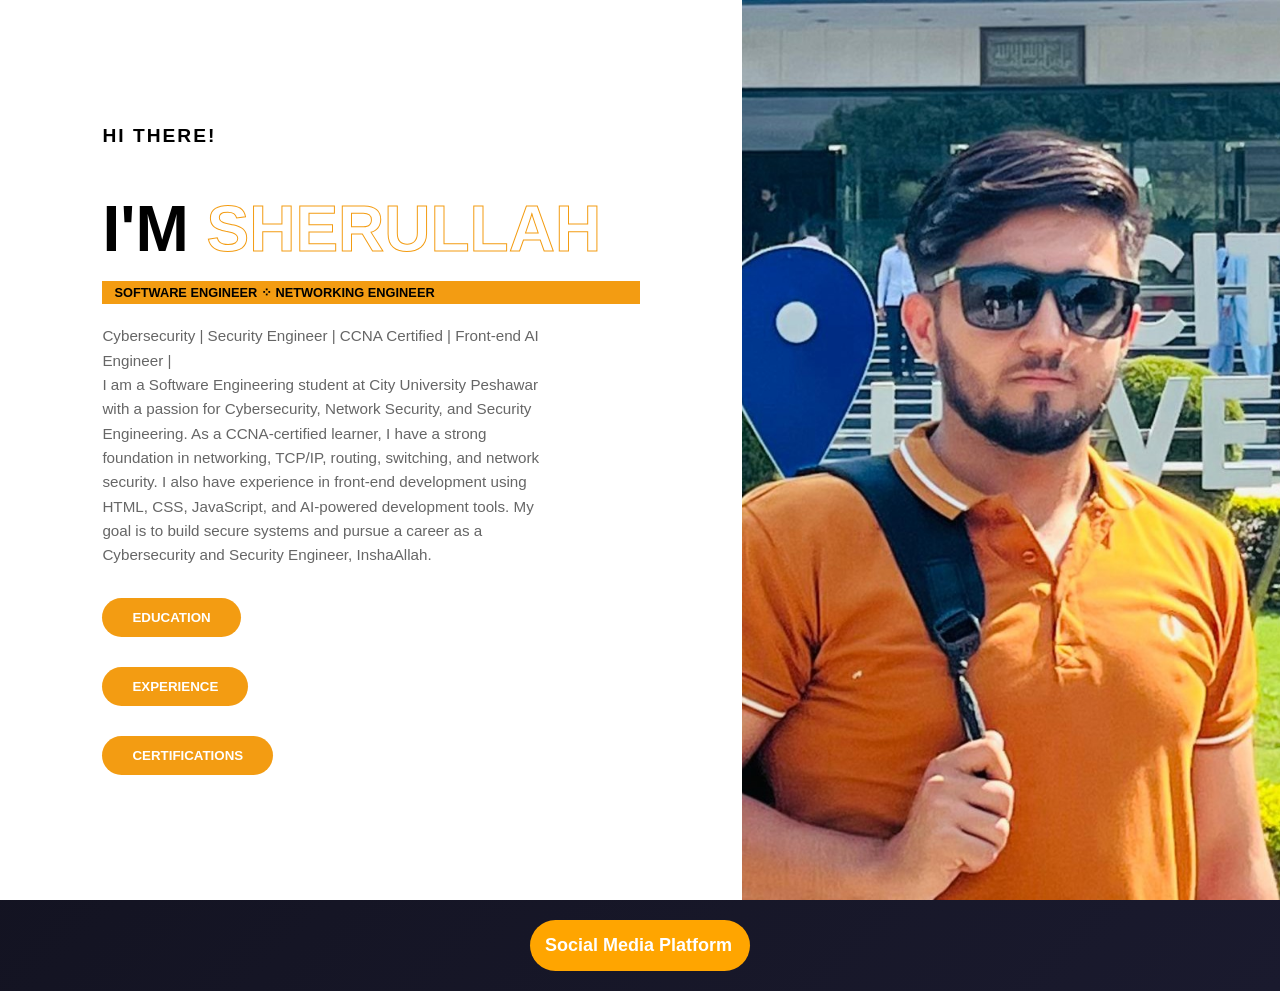
<file: index.html>
<!DOCTYPE html>
<html lang="en">
    <head>
        <meta charset="UTF-8">
        <meta name="viewport" content="width=device-width,initia-scale=1.0">
        <meta name="description" content="Advanced HTML5 Starter Template">
        <meta name="keywords" content="HTML5, CSS3, JavaScript, Web Development">
        <meta name="author" content="Your Name">
        <title>My Portfolio</title>
        <link rel="icon" href="favicon.ico" type="image/x-icon">
        <link rel="stylesheet" href="styles.css">
        <link rel="preconnect" href="https://fonts.googleapis.com">
        <meta property="og:title" content="Advanced HTML5 Page">
        <meta property="og:description" content="Professional HTML5 Starter Template">
        <meta property="og:type" content="website">

    </head>
<body>

    <div class="hero-container">

        <div class="content-area">
            <h3>HI THERE!</h3>

            <h1>
                I'M <span class="name-highlight">SHERULLAH</span>
            </h1>

            <div class="job-title">
                Software Engineer ⁘ Networking Engineer
            </div>

            <p>
Cybersecurity | Security Engineer | CCNA Certified | Front-end AI Engineer |        <br>                                                                
I am a Software Engineering student at City University Peshawar with a passion for Cybersecurity, Network Security, and Security Engineering. As a CCNA-certified learner, I have a strong foundation in networking, TCP/IP, routing, switching, and network security. I also have experience in front-end development using HTML, CSS, JavaScript, and AI-powered development tools. My goal is to build secure systems and pursue a career as a Cybersecurity and Security Engineer, InshaAllah.

            </p>

            <a href="education.html">
                <button class="btn-primary">Education</button>
            </a>
             <a href="Experience.html">
                <button class="btn-primary">Experience</button>
            </a>
              <a href="Certifications.html">
                <button class="btn-primary">Certifications</button>
            </a>
        </div>
        

        <div class="image-area"></div>

    </div>

    <div id="socialmedia">
        <a href="socialmedia.html" class="social-btn">
            Social Media Platform
        </a>
    </div>

</body>
</html>
</file>
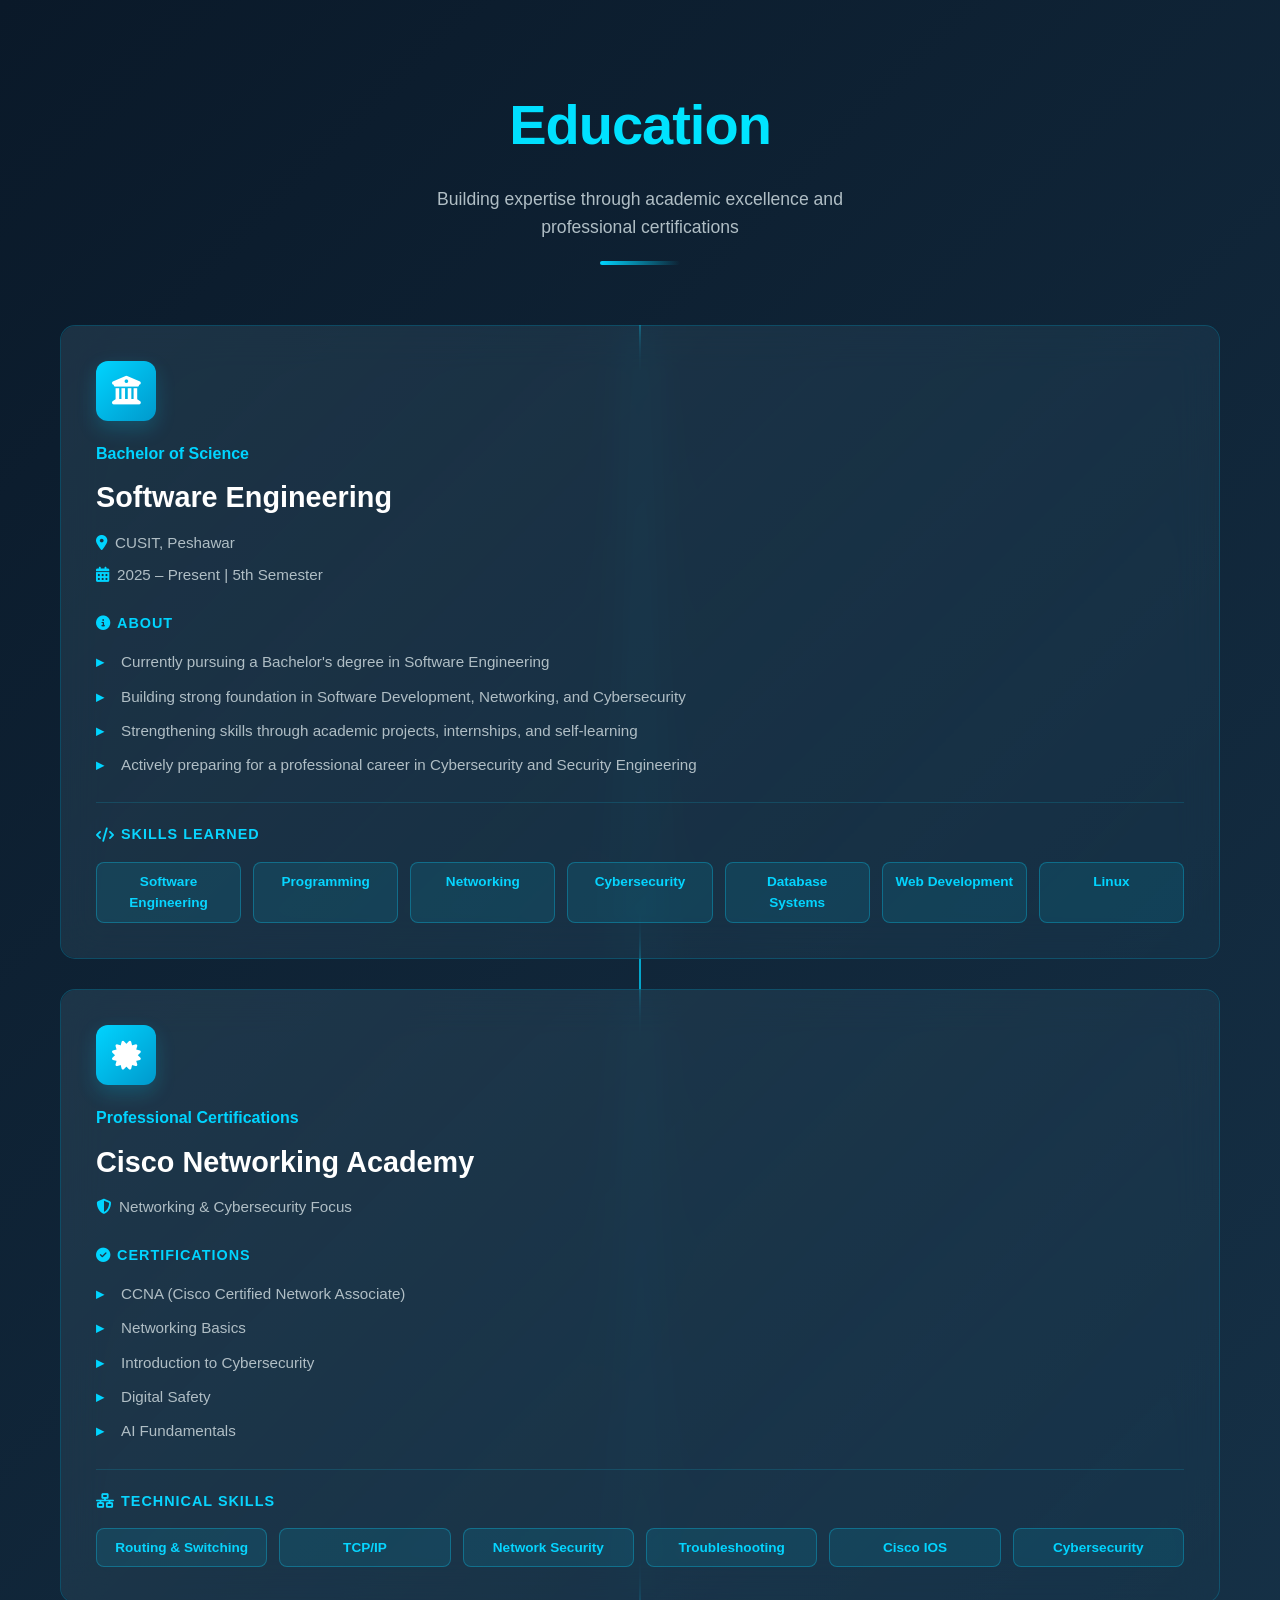
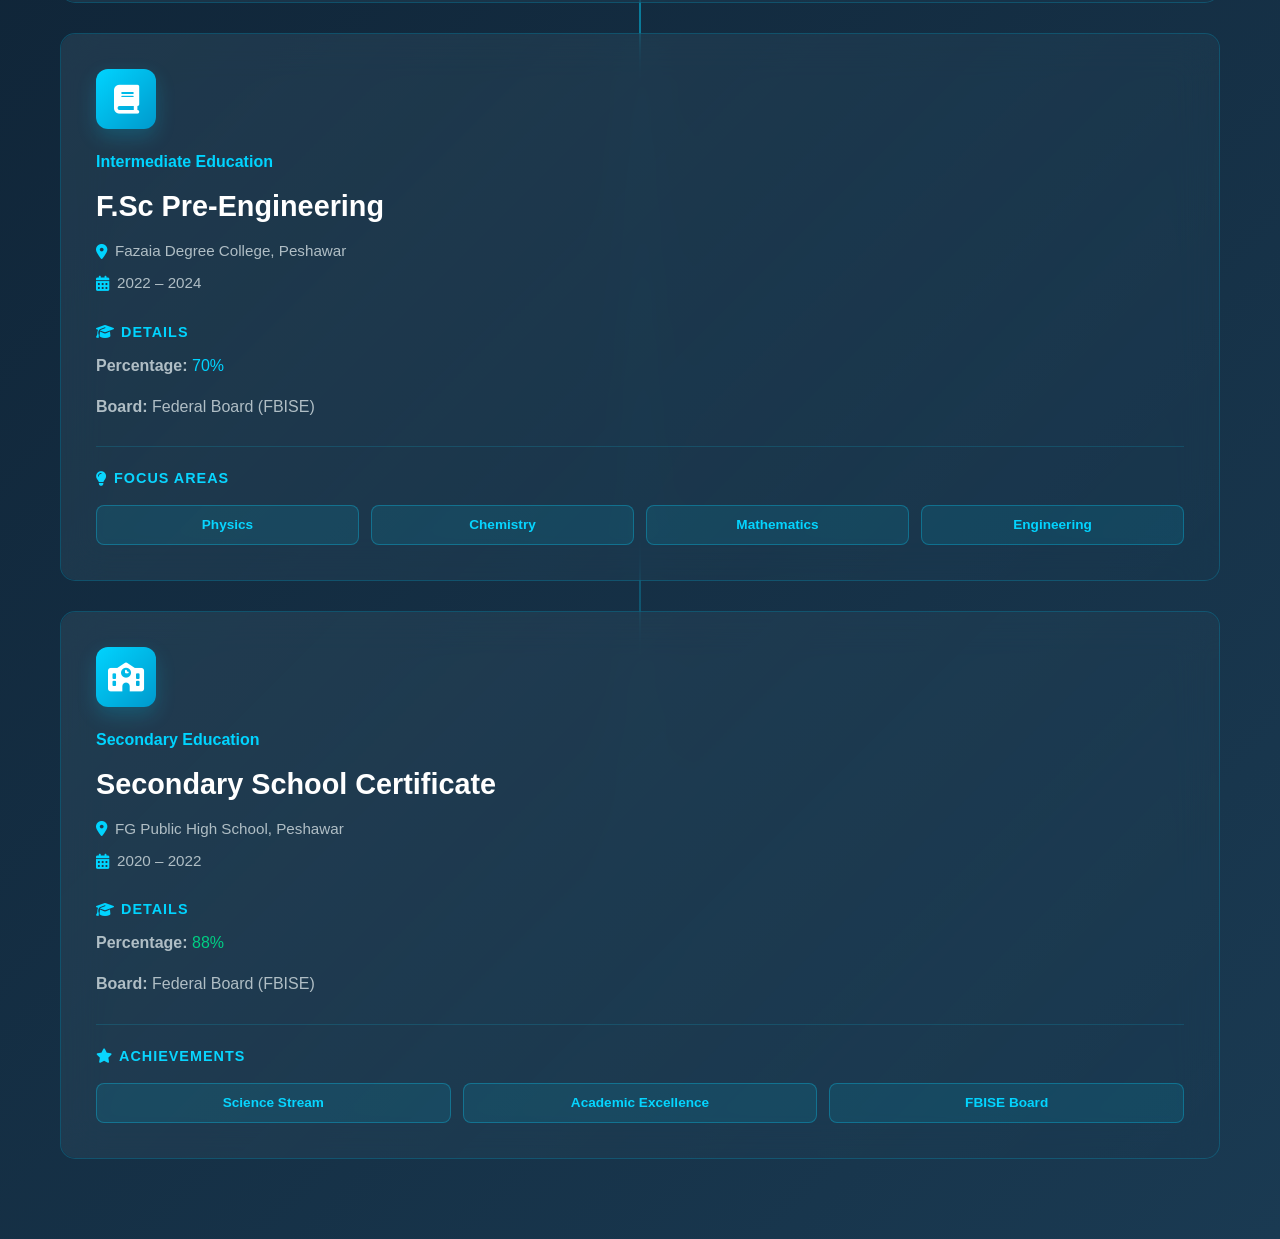
<file: education.html>
<!DOCTYPE html>
<html lang="en">
<head>
    <meta charset="UTF-8">
    <meta name="viewport" content="width=device-width, initial-scale=1.0">
    <title>Education - Portfolio</title>
    <link rel="stylesheet" href="https://cdnjs.cloudflare.com/ajax/libs/font-awesome/6.4.0/css/all.min.css">
    <style>
        * {
            margin: 0;
            padding: 0;
            box-sizing: border-box;
        }

        :root {
            --primary-color: #0a1929;
            --secondary-color: #1a3a52;
            --accent-color: #00d4ff;
            --accent-dark: #0099cc;
            --text-primary: #ffffff;
            --text-secondary: #b0bec5;
            --card-bg: rgba(26, 58, 82, 0.4);
            --card-border: rgba(0, 212, 255, 0.2);
            --glass-light: rgba(255, 255, 255, 0.05);
            --success-color: #00d084;
            --warning-color: #ff6b35;
        }

        body {
            font-family: 'Segoe UI', Tahoma, Geneva, Verdana, sans-serif;
            background: linear-gradient(135deg, #0a1929 0%, #1a3a52 100%);
            color: var(--text-primary);
            line-height: 1.6;
            min-height: 100vh;
        }

        /* Section Container */
        .education-section {
            padding: 80px 20px;
            max-width: 1200px;
            margin: 0 auto;
        }

        /* Section Title */
        .section-title {
            text-align: center;
            margin-bottom: 60px;
            position: relative;
            animation: slideDown 0.8s ease-out;
        }

        .section-title h1 {
            font-size: 3.5rem;
            font-weight: 700;
            background: linear-gradient(135deg, var(--accent-color) 0%, #00f0ff 100%);
            -webkit-background-clip: text;
            -webkit-text-fill-color: transparent;
            background-clip: text;
            margin-bottom: 15px;
            letter-spacing: -1px;
        }

        .section-title p {
            font-size: 1.1rem;
            color: var(--text-secondary);
            max-width: 500px;
            margin: 0 auto;
        }

        .section-title::after {
            content: '';
            display: block;
            width: 80px;
            height: 4px;
            background: linear-gradient(90deg, var(--accent-color) 0%, transparent 100%);
            margin: 20px auto 0;
            border-radius: 2px;
            animation: expandWidth 0.8s ease-out;
        }

        /* Education Container */
        .education-container {
            display: grid;
            grid-template-columns: 1fr;
            gap: 30px;
            position: relative;
        }

        /* Timeline Vertical Line */
        .education-container::before {
            content: '';
            position: absolute;
            left: 50%;
            top: 0;
            bottom: 0;
            width: 2px;
            background: linear-gradient(180deg, var(--accent-color) 0%, transparent 100%);
            transform: translateX(-50%);
        }

        /* Education Card */
        .education-card {
            background: var(--card-bg);
            border: 1px solid var(--card-border);
            border-radius: 15px;
            padding: 35px;
            backdrop-filter: blur(20px);
            -webkit-backdrop-filter: blur(20px);
            position: relative;
            overflow: hidden;
            transition: all 0.4s cubic-bezier(0.4, 0, 0.2, 1);
            animation: slideInUp 0.6s ease-out forwards;
            opacity: 0;
        }

        .education-card:nth-child(1) { animation-delay: 0.1s; }
        .education-card:nth-child(2) { animation-delay: 0.2s; }
        .education-card:nth-child(3) { animation-delay: 0.3s; }
        .education-card:nth-child(4) { animation-delay: 0.4s; }

        /* Glassmorphism Effect */
        .education-card::before {
            content: '';
            position: absolute;
            top: 0;
            left: 0;
            right: 0;
            bottom: 0;
            background: linear-gradient(135deg, var(--glass-light) 0%, transparent 100%);
            pointer-events: none;
            border-radius: 15px;
        }

        .education-card:hover {
            background: rgba(26, 58, 82, 0.6);
            border-color: var(--accent-color);
            transform: translateY(-10px);
            box-shadow: 0 20px 60px rgba(0, 212, 255, 0.15);
        }

        /* Icon Container */
        .education-icon {
            width: 60px;
            height: 60px;
            background: linear-gradient(135deg, var(--accent-color) 0%, var(--accent-dark) 100%);
            border-radius: 12px;
            display: flex;
            align-items: center;
            justify-content: center;
            font-size: 1.8rem;
            margin-bottom: 20px;
            box-shadow: 0 8px 20px rgba(0, 212, 255, 0.2);
            position: relative;
            z-index: 1;
        }

        .education-card:hover .education-icon {
            transform: scale(1.1) rotate(-5deg);
            box-shadow: 0 12px 30px rgba(0, 212, 255, 0.3);
        }

        /* Card Header */
        .card-header {
            margin-bottom: 25px;
            position: relative;
            z-index: 1;
        }

        .card-title {
            font-size: 1.8rem;
            font-weight: 700;
            color: var(--text-primary);
            margin-bottom: 10px;
        }

        .card-subtitle {
            font-size: 1rem;
            color: var(--accent-color);
            font-weight: 600;
            margin-bottom: 8px;
        }

        .card-meta {
            font-size: 0.95rem;
            color: var(--text-secondary);
            display: flex;
            align-items: center;
            gap: 8px;
            margin-top: 8px;
        }

        .card-meta i {
            color: var(--accent-color);
        }

        /* Card Content */
        .card-content {
            margin: 25px 0;
            position: relative;
            z-index: 1;
        }

        .content-section {
            margin-bottom: 20px;
        }

        .content-label {
            font-size: 0.9rem;
            font-weight: 700;
            color: var(--accent-color);
            text-transform: uppercase;
            letter-spacing: 1px;
            margin-bottom: 8px;
            display: flex;
            align-items: center;
            gap: 6px;
        }

        .content-value {
            font-size: 1rem;
            color: var(--text-secondary);
            line-height: 1.8;
        }

        /* Description List */
        .description-list {
            list-style: none;
            margin-top: 15px;
        }

        .description-list li {
            padding-left: 25px;
            margin-bottom: 10px;
            position: relative;
            color: var(--text-secondary);
            font-size: 0.95rem;
            line-height: 1.6;
        }

        .description-list li::before {
            content: '▸';
            position: absolute;
            left: 0;
            color: var(--accent-color);
            font-weight: bold;
        }

        /* Skills Container */
        .skills-container {
            margin-top: 25px;
            padding-top: 20px;
            border-top: 1px solid rgba(0, 212, 255, 0.15);
        }

        .skills-label {
            font-size: 0.9rem;
            font-weight: 700;
            color: var(--accent-color);
            text-transform: uppercase;
            letter-spacing: 1px;
            margin-bottom: 15px;
            display: flex;
            align-items: center;
            gap: 6px;
        }

        .skills-grid {
            display: grid;
            grid-template-columns: repeat(auto-fit, minmax(130px, 1fr));
            gap: 12px;
        }

        .skill-badge {
            background: rgba(0, 212, 255, 0.1);
            border: 1px solid rgba(0, 212, 255, 0.3);
            border-radius: 8px;
            padding: 8px 12px;
            text-align: center;
            font-size: 0.85rem;
            color: var(--accent-color);
            font-weight: 600;
            transition: all 0.3s ease;
            cursor: pointer;
        }

        .skill-badge:hover {
            background: rgba(0, 212, 255, 0.2);
            border-color: var(--accent-color);
            transform: translateY(-3px);
            box-shadow: 0 5px 15px rgba(0, 212, 255, 0.2);
        }

        /* Responsive Design */
        @media (max-width: 768px) {
            .education-section {
                padding: 50px 15px;
            }

            .section-title h1 {
                font-size: 2.5rem;
            }

            .education-card {
                padding: 25px;
                margin: 15px 0;
            }

            .education-container::before {
                display: none;
            }

            .card-title {
                font-size: 1.4rem;
            }

            .skills-grid {
                grid-template-columns: repeat(auto-fit, minmax(100px, 1fr));
            }

            .card-meta {
                flex-wrap: wrap;
            }
        }

        @media (max-width: 480px) {
            .education-section {
                padding: 40px 12px;
            }

            .section-title h1 {
                font-size: 2rem;
            }

            .education-card {
                padding: 20px;
            }

            .card-title {
                font-size: 1.2rem;
            }

            .education-icon {
                width: 50px;
                height: 50px;
                font-size: 1.5rem;
            }

            .skills-grid {
                grid-template-columns: repeat(auto-fit, minmax(90px, 1fr));
                gap: 10px;
            }

            .skill-badge {
                padding: 6px 10px;
                font-size: 0.75rem;
            }
        }

        /* Animations */
        @keyframes slideDown {
            from {
                opacity: 0;
                transform: translateY(-30px);
            }
            to {
                opacity: 1;
                transform: translateY(0);
            }
        }

        @keyframes slideInUp {
            from {
                opacity: 0;
                transform: translateY(30px);
            }
            to {
                opacity: 1;
                transform: translateY(0);
            }
        }

        @keyframes expandWidth {
            from {
                width: 0;
            }
            to {
                width: 80px;
            }
        }

        @keyframes fadeInScale {
            from {
                opacity: 0;
                transform: scale(0.9);
            }
            to {
                opacity: 1;
                transform: scale(1);
            }
        }

        /* Scroll Reveal Animation */
        .education-card.reveal {
            animation: slideInUp 0.6s ease-out forwards;
        }

        /* Glow Effect on Accent */
        .education-card:hover .education-icon {
            animation: glow 2s ease-in-out infinite;
        }

        @keyframes glow {
            0%, 100% {
                box-shadow: 0 12px 30px rgba(0, 212, 255, 0.3);
            }
            50% {
                box-shadow: 0 12px 40px rgba(0, 212, 255, 0.5);
            }
        }
    </style>
</head>
<body>
    <!-- Education Section -->
    <section class="education-section">
        <!-- Section Title -->
        <div class="section-title">
            <h1>Education</h1>
            <p>Building expertise through academic excellence and professional certifications</p>
        </div>

        <!-- Education Container -->
        <div class="education-container">
            <!-- Education Card 1: Bachelor's Degree -->
            <div class="education-card">
                <div class="education-icon">
                    <i class="fas fa-university"></i>
                </div>
                <div class="card-header">
                    <div class="card-subtitle">Bachelor of Science</div>
                    <h2 class="card-title">Software Engineering</h2>
                    <div class="card-meta">
                        <i class="fas fa-map-marker-alt"></i>
                        <span>CUSIT, Peshawar</span>
                    </div>
                    <div class="card-meta">
                        <i class="fas fa-calendar-alt"></i>
                        <span>2025 – Present | 5th Semester</span>
                    </div>
                </div>
                <div class="card-content">
                    <div class="content-section">
                        <div class="content-label">
                            <i class="fas fa-info-circle"></i> About
                        </div>
                        <ul class="description-list">
                            <li>Currently pursuing a Bachelor's degree in Software Engineering</li>
                            <li>Building strong foundation in Software Development, Networking, and Cybersecurity</li>
                            <li>Strengthening skills through academic projects, internships, and self-learning</li>
                            <li>Actively preparing for a professional career in Cybersecurity and Security Engineering</li>
                        </ul>
                    </div>
                </div>
                <div class="skills-container">
                    <div class="skills-label">
                        <i class="fas fa-code"></i> Skills Learned
                    </div>
                    <div class="skills-grid">
                        <span class="skill-badge">Software Engineering</span>
                        <span class="skill-badge">Programming</span>
                        <span class="skill-badge">Networking</span>
                        <span class="skill-badge">Cybersecurity</span>
                        <span class="skill-badge">Database Systems</span>
                        <span class="skill-badge">Web Development</span>
                        <span class="skill-badge">Linux</span>
                    </div>
                </div>
            </div>

            <!-- Education Card 2: Cisco Certifications -->
            <div class="education-card">
                <div class="education-icon">
                    <i class="fas fa-certificate"></i>
                </div>
                <div class="card-header">
                    <div class="card-subtitle">Professional Certifications</div>
                    <h2 class="card-title">Cisco Networking Academy</h2>
                    <div class="card-meta">
                        <i class="fas fa-shield-alt"></i>
                        <span>Networking & Cybersecurity Focus</span>
                    </div>
                </div>
                <div class="card-content">
                    <div class="content-section">
                        <div class="content-label">
                            <i class="fas fa-check-circle"></i> Certifications
                        </div>
                        <ul class="description-list">
                            <li>CCNA (Cisco Certified Network Associate)</li>
                            <li>Networking Basics</li>
                            <li>Introduction to Cybersecurity</li>
                            <li>Digital Safety</li>
                            <li>AI Fundamentals</li>
                        </ul>
                    </div>
                </div>
                <div class="skills-container">
                    <div class="skills-label">
                        <i class="fas fa-network-wired"></i> Technical Skills
                    </div>
                    <div class="skills-grid">
                        <span class="skill-badge">Routing & Switching</span>
                        <span class="skill-badge">TCP/IP</span>
                        <span class="skill-badge">Network Security</span>
                        <span class="skill-badge">Troubleshooting</span>
                        <span class="skill-badge">Cisco IOS</span>
                        <span class="skill-badge">Cybersecurity</span>
                    </div>
                </div>
            </div>

            <!-- Education Card 3: Intermediate -->
            <div class="education-card">
                <div class="education-icon">
                    <i class="fas fa-book"></i>
                </div>
                <div class="card-header">
                    <div class="card-subtitle">Intermediate Education</div>
                    <h2 class="card-title">F.Sc Pre-Engineering</h2>
                    <div class="card-meta">
                        <i class="fas fa-map-marker-alt"></i>
                        <span>Fazaia Degree College, Peshawar</span>
                    </div>
                    <div class="card-meta">
                        <i class="fas fa-calendar-alt"></i>
                        <span>2022 – 2024</span>
                    </div>
                </div>
                <div class="card-content">
                    <div class="content-section">
                        <div class="content-label">
                            <i class="fas fa-graduation-cap"></i> Details
                        </div>
                        <div class="content-value">
                            <div style="margin-bottom: 12px;">
                                <strong>Percentage:</strong> <span style="color: var(--accent-color);">70%</span>
                            </div>
                            <div>
                                <strong>Board:</strong> Federal Board (FBISE)
                            </div>
                        </div>
                    </div>
                </div>
                <div class="skills-container">
                    <div class="skills-label">
                        <i class="fas fa-lightbulb"></i> Focus Areas
                    </div>
                    <div class="skills-grid">
                        <span class="skill-badge">Physics</span>
                        <span class="skill-badge">Chemistry</span>
                        <span class="skill-badge">Mathematics</span>
                        <span class="skill-badge">Engineering</span>
                    </div>
                </div>
            </div>

            <!-- Education Card 4: Secondary School -->
            <div class="education-card">
                <div class="education-icon">
                    <i class="fas fa-school"></i>
                </div>
                <div class="card-header">
                    <div class="card-subtitle">Secondary Education</div>
                    <h2 class="card-title">Secondary School Certificate</h2>
                    <div class="card-meta">
                        <i class="fas fa-map-marker-alt"></i>
                        <span>FG Public High School, Peshawar</span>
                    </div>
                    <div class="card-meta">
                        <i class="fas fa-calendar-alt"></i>
                        <span>2020 – 2022</span>
                    </div>
                </div>
                <div class="card-content">
                    <div class="content-section">
                        <div class="content-label">
                            <i class="fas fa-graduation-cap"></i> Details
                        </div>
                        <div class="content-value">
                            <div style="margin-bottom: 12px;">
                                <strong>Percentage:</strong> <span style="color: var(--success-color);">88%</span>
                            </div>
                            <div>
                                <strong>Board:</strong> Federal Board (FBISE)
                            </div>
                        </div>
                    </div>
                </div>
                <div class="skills-container">
                    <div class="skills-label">
                        <i class="fas fa-star"></i> Achievements
                    </div>
                    <div class="skills-grid">
                        <span class="skill-badge">Science Stream</span>
                        <span class="skill-badge">Academic Excellence</span>
                        <span class="skill-badge">FBISE Board</span>
                    </div>
                </div>
            </div>
        </div>
    </section>

    <!-- JavaScript for Scroll Reveal Animation -->
    <script>
        // Intersection Observer for Scroll Reveal Animation
        const observerOptions = {
            threshold: 0.1,
            rootMargin: '0px 0px -100px 0px'
        };

        const observer = new IntersectionObserver((entries) => {
            entries.forEach(entry => {
                if (entry.isIntersecting) {
                    entry.target.classList.add('reveal');
                    observer.unobserve(entry.target);
                }
            });
        }, observerOptions);

        // Observe all education cards
        document.querySelectorAll('.education-card').forEach(card => {
            observer.observe(card);
        });

        // Smooth scroll behavior
        document.documentElement.style.scrollBehavior = 'smooth';

        // Add click animation to skill badges
        document.querySelectorAll('.skill-badge').forEach(badge => {
            badge.addEventListener('click', function() {
                this.style.animation = 'none';
                setTimeout(() => {
                    this.style.animation = '';
                }, 10);
            });
        });

        // Add keyboard accessibility
        document.querySelectorAll('.skill-badge').forEach(badge => {
            badge.setAttribute('role', 'button');
            badge.setAttribute('tabindex', '0');
            badge.addEventListener('keypress', function(e) {
                if (e.key === 'Enter' || e.key === ' ') {
                    this.click();
                }
            });
        });
    </script>
</body>
</html>
</file>
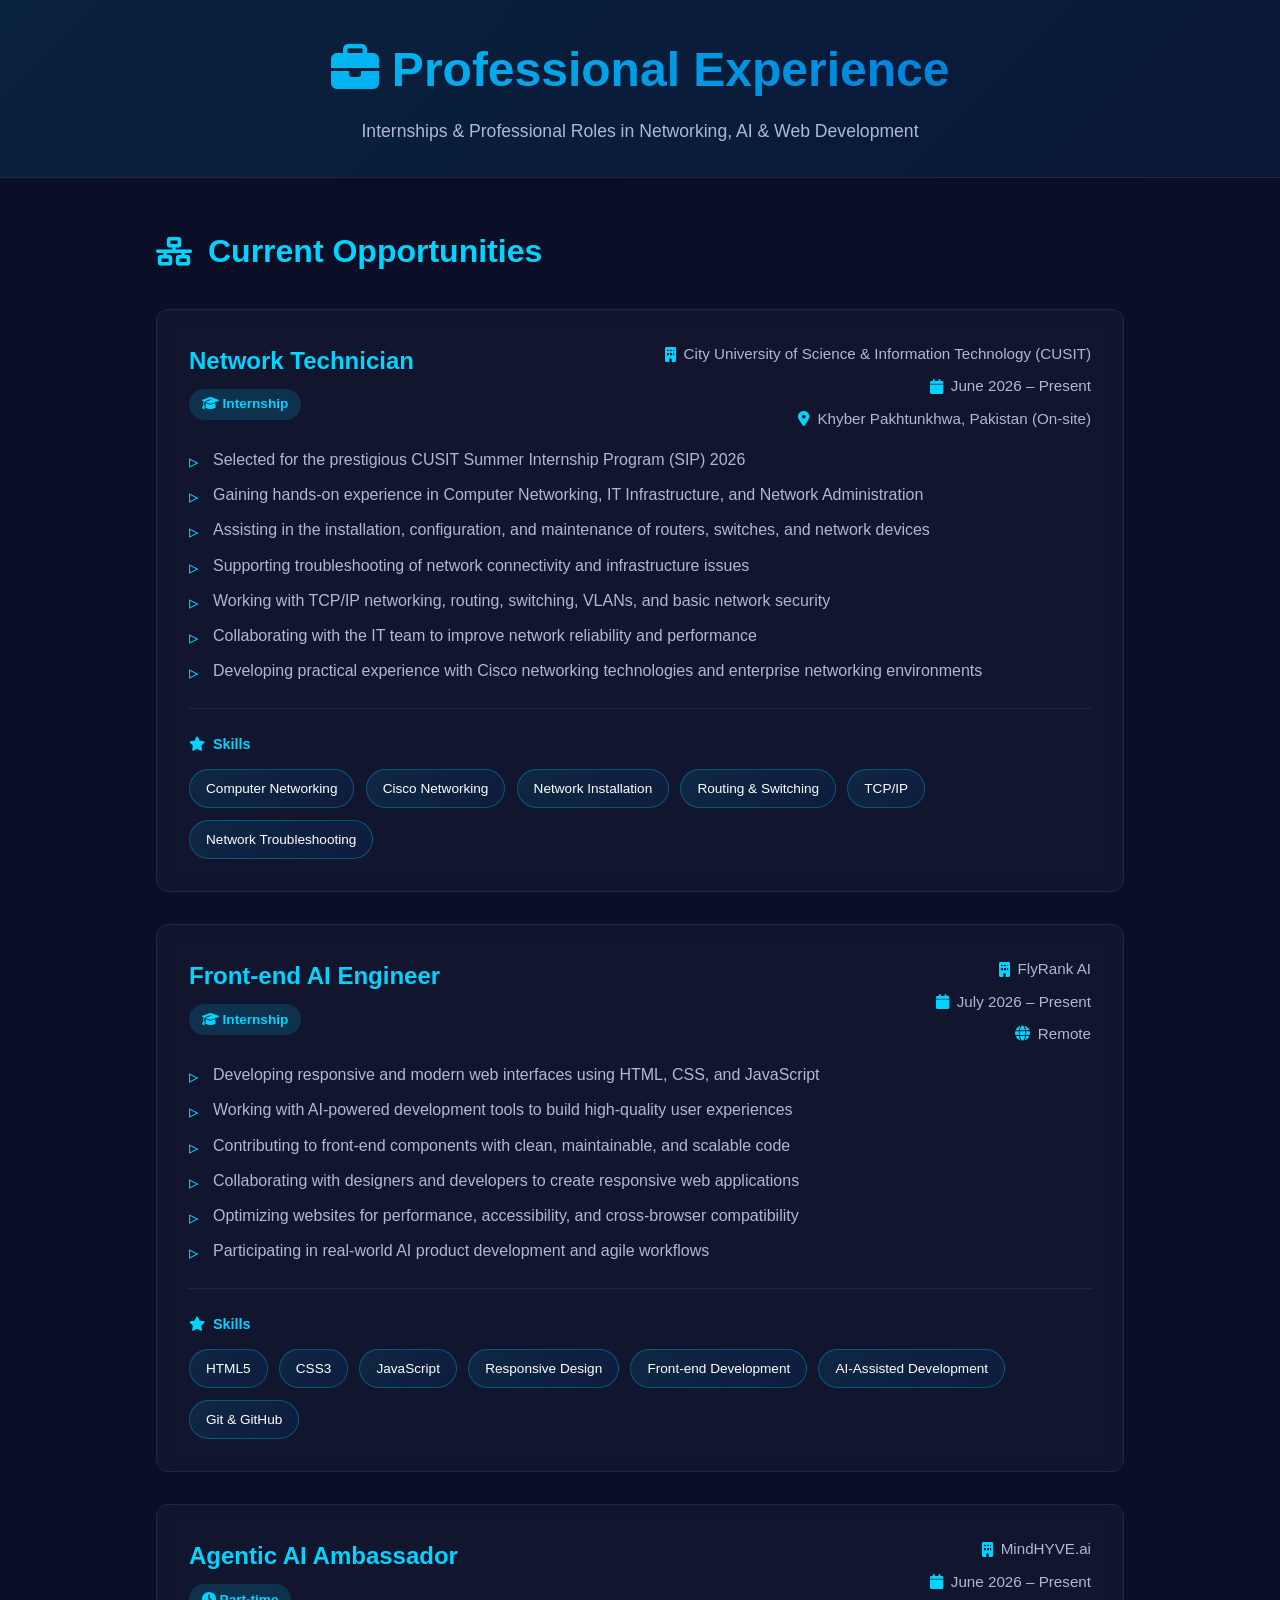
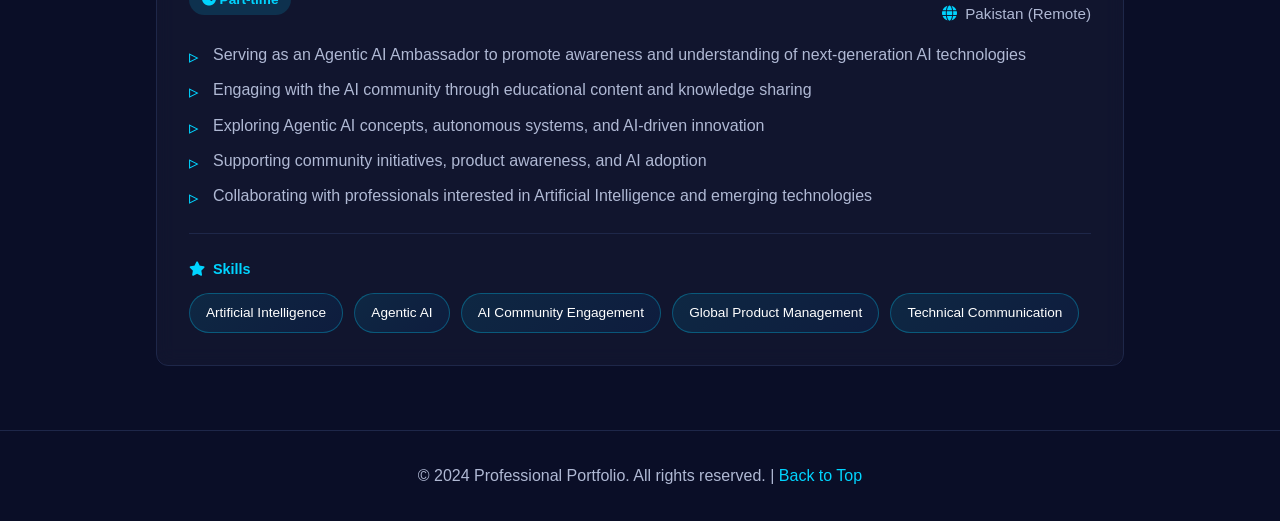
<file: Experience.html>
<!DOCTYPE html>
<html lang="en">
<head>
    <meta charset="UTF-8">
    <meta name="viewport" content="width=device-width, initial-scale=1.0">
    <meta name="description" content="Professional experience and internships in networking, front-end development, and AI.">
    <title>Experience - Professional Portfolio</title>
    <link rel="stylesheet" href="https://cdnjs.cloudflare.com/ajax/libs/font-awesome/6.4.0/css/all.min.css">
    <style>
        * {
            margin: 0;
            padding: 0;
            box-sizing: border-box;
        }

        :root {
            --primary-color: #00d4ff;
            --secondary-color: #0066cc;
            --accent-color: #ff6b6b;
            --dark-bg: #0a0e27;
            --card-bg: #151932;
            --border-color: #1e2749;
            --text-primary: #ffffff;
            --text-secondary: #b0b9d4;
            --gradient-1: linear-gradient(135deg, #00d4ff 0%, #0066cc 100%);
            --gradient-2: linear-gradient(135deg, #ff6b6b 0%, #ff8c42 100%);
        }

        html {
            scroll-behavior: smooth;
        }

        body {
            font-family: 'Segoe UI', Tahoma, Geneva, Verdana, sans-serif;
            background: var(--dark-bg);
            color: var(--text-primary);
            line-height: 1.6;
            overflow-x: hidden;
        }

        /* Header Section */
        header {
            padding: 2rem 1rem;
            text-align: center;
            background: linear-gradient(135deg, rgba(0, 212, 255, 0.1) 0%, rgba(0, 102, 204, 0.1) 100%);
            border-bottom: 1px solid var(--border-color);
            margin-bottom: 3rem;
        }

        h1 {
            font-size: 3rem;
            font-weight: 700;
            background: var(--gradient-1);
            -webkit-background-clip: text;
            -webkit-text-fill-color: transparent;
            background-clip: text;
            margin-bottom: 0.5rem;
            animation: slideDown 0.8s ease-out;
        }

        .subtitle {
            font-size: 1.1rem;
            color: var(--text-secondary);
            animation: fadeIn 1s ease-out 0.3s both;
        }

        /* Container */
        .container {
            max-width: 1000px;
            margin: 0 auto;
            padding: 0 1rem;
        }

        /* Timeline Section */
        .experience-section {
            margin-bottom: 4rem;
        }

        .section-title {
            font-size: 2rem;
            font-weight: 600;
            margin-bottom: 2rem;
            color: var(--primary-color);
            display: flex;
            align-items: center;
            gap: 1rem;
            animation: slideInLeft 0.8s ease-out;
        }

        .section-title i {
            font-size: 1.8rem;
        }

        /* Experience Card */
        .experience-card {
            background: rgba(21, 25, 50, 0.7);
            border: 1px solid var(--border-color);
            border-radius: 12px;
            padding: 2rem;
            margin-bottom: 2rem;
            backdrop-filter: blur(10px);
            transition: all 0.3s cubic-bezier(0.4, 0, 0.2, 1);
            position: relative;
            overflow: hidden;
            animation: fadeInUp 0.6s ease-out;
        }

        .experience-card::before {
            content: '';
            position: absolute;
            top: 0;
            left: -100%;
            width: 100%;
            height: 100%;
            background: linear-gradient(90deg, transparent, rgba(0, 212, 255, 0.1), transparent);
            transition: left 0.5s ease-out;
        }

        .experience-card:hover::before {
            left: 100%;
        }

        .experience-card:hover {
            border-color: var(--primary-color);
            box-shadow: 0 0 30px rgba(0, 212, 255, 0.2);
            transform: translateY(-8px);
        }

        .card-header {
            display: flex;
            justify-content: space-between;
            align-items: start;
            margin-bottom: 1rem;
            flex-wrap: wrap;
            gap: 1rem;
        }

        .company-info h3 {
            font-size: 1.5rem;
            color: var(--primary-color);
            margin-bottom: 0.5rem;
        }

        .employment-type {
            display: inline-block;
            background: rgba(0, 212, 255, 0.15);
            color: var(--primary-color);
            padding: 0.3rem 0.8rem;
            border-radius: 20px;
            font-size: 0.85rem;
            font-weight: 600;
        }

        .meta-info {
            display: flex;
            flex-direction: column;
            gap: 0.5rem;
            font-size: 0.95rem;
            color: var(--text-secondary);
            text-align: right;
        }

        .meta-info span {
            display: flex;
            align-items: center;
            justify-content: flex-end;
            gap: 0.5rem;
        }

        .meta-info i {
            color: var(--primary-color);
            width: 16px;
        }

        @media (max-width: 768px) {
            .card-header {
                flex-direction: column;
            }

            .meta-info {
                text-align: left;
            }

            .meta-info span {
                justify-content: flex-start;
            }
        }

        .card-description {
            margin-bottom: 1.5rem;
        }

        .card-description p {
            color: var(--text-secondary);
            margin-bottom: 0.8rem;
            line-height: 1.8;
        }

        .card-description ul {
            list-style: none;
            margin-left: 0;
        }

        .card-description li {
            color: var(--text-secondary);
            margin-bottom: 0.6rem;
            padding-left: 1.5rem;
            position: relative;
        }

        .card-description li::before {
            content: '▹';
            position: absolute;
            left: 0;
            color: var(--primary-color);
            font-size: 1.2rem;
        }

        /* Skills Section */
        .skills-container {
            margin-top: 1.5rem;
            padding-top: 1.5rem;
            border-top: 1px solid var(--border-color);
        }

        .skills-label {
            font-size: 0.9rem;
            font-weight: 600;
            color: var(--primary-color);
            margin-bottom: 0.8rem;
            display: flex;
            align-items: center;
            gap: 0.5rem;
        }

        .skills-list {
            display: flex;
            flex-wrap: wrap;
            gap: 0.7rem;
        }

        .skill-tag {
            background: linear-gradient(135deg, rgba(0, 212, 255, 0.1) 0%, rgba(0, 102, 204, 0.1) 100%);
            border: 1px solid rgba(0, 212, 255, 0.3);
            color: var(--text-primary);
            padding: 0.5rem 1rem;
            border-radius: 20px;
            font-size: 0.85rem;
            font-weight: 500;
            transition: all 0.3s ease;
            cursor: default;
        }

        .skill-tag:hover {
            background: linear-gradient(135deg, rgba(0, 212, 255, 0.2) 0%, rgba(0, 102, 204, 0.2) 100%);
            border-color: var(--primary-color);
            transform: translateY(-2px);
            box-shadow: 0 5px 15px rgba(0, 212, 255, 0.15);
        }

        /* Footer */
        footer {
            text-align: center;
            padding: 2rem;
            color: var(--text-secondary);
            border-top: 1px solid var(--border-color);
            margin-top: 4rem;
        }

        footer a {
            color: var(--primary-color);
            text-decoration: none;
            transition: color 0.3s ease;
        }

        footer a:hover {
            color: var(--secondary-color);
        }

        /* Animations */
        @keyframes slideDown {
            from {
                opacity: 0;
                transform: translateY(-30px);
            }
            to {
                opacity: 1;
                transform: translateY(0);
            }
        }

        @keyframes fadeIn {
            from {
                opacity: 0;
            }
            to {
                opacity: 1;
            }
        }

        @keyframes slideInLeft {
            from {
                opacity: 0;
                transform: translateX(-30px);
            }
            to {
                opacity: 1;
                transform: translateX(0);
            }
        }

        @keyframes fadeInUp {
            from {
                opacity: 0;
                transform: translateY(20px);
            }
            to {
                opacity: 1;
                transform: translateY(0);
            }
        }

        /* Scroll Reveal */
        .reveal {
            opacity: 0;
            transform: translateY(30px);
            transition: all 0.8s cubic-bezier(0.4, 0, 0.2, 1);
        }

        .reveal.active {
            opacity: 1;
            transform: translateY(0);
        }

        /* Responsive Design */
        @media (max-width: 768px) {
            h1 {
                font-size: 2rem;
            }

            .section-title {
                font-size: 1.5rem;
            }

            .experience-card {
                padding: 1.5rem;
            }

            .company-info h3 {
                font-size: 1.2rem;
            }

            .meta-info {
                font-size: 0.9rem;
            }

            header {
                padding: 1.5rem 1rem;
                margin-bottom: 2rem;
            }
        }

        @media (max-width: 480px) {
            h1 {
                font-size: 1.5rem;
            }

            .section-title {
                font-size: 1.2rem;
            }

            .experience-card {
                padding: 1rem;
                margin-bottom: 1.5rem;
            }

            .card-header {
                gap: 0.5rem;
            }

            .skills-list {
                gap: 0.5rem;
            }

            .skill-tag {
                padding: 0.4rem 0.8rem;
                font-size: 0.8rem;
            }
        }
    </style>
</head>
<body>
    <!-- Header -->
    <header>
        <h1><i class="fas fa-briefcase"></i> Professional Experience</h1>
        <p class="subtitle">Internships & Professional Roles in Networking, AI & Web Development</p>
    </header>

    <!-- Main Container -->
    <main class="container">
        <!-- Experience Section -->
        <section class="experience-section">
            <h2 class="section-title">
                <i class="fas fa-network-wired"></i> Current Opportunities
            </h2>

            <!-- Card 1: Network Technician -->
            <article class="experience-card reveal">
                <div class="card-header">
                    <div class="company-info">
                        <h3>Network Technician</h3>
                        <span class="employment-type">
                            <i class="fas fa-graduation-cap"></i> Internship
                        </span>
                    </div>
                    <div class="meta-info">
                        <span>
                            <i class="fas fa-building"></i>
                            City University of Science & Information Technology (CUSIT)
                        </span>
                        <span>
                            <i class="fas fa-calendar"></i>
                            June 2026 – Present
                        </span>
                        <span>
                            <i class="fas fa-map-marker-alt"></i>
                            Khyber Pakhtunkhwa, Pakistan (On-site)
                        </span>
                    </div>
                </div>

                <div class="card-description">
                    <ul>
                        <li>Selected for the prestigious CUSIT Summer Internship Program (SIP) 2026</li>
                        <li>Gaining hands-on experience in Computer Networking, IT Infrastructure, and Network Administration</li>
                        <li>Assisting in the installation, configuration, and maintenance of routers, switches, and network devices</li>
                        <li>Supporting troubleshooting of network connectivity and infrastructure issues</li>
                        <li>Working with TCP/IP networking, routing, switching, VLANs, and basic network security</li>
                        <li>Collaborating with the IT team to improve network reliability and performance</li>
                        <li>Developing practical experience with Cisco networking technologies and enterprise networking environments</li>
                    </ul>
                </div>

                <div class="skills-container">
                    <div class="skills-label">
                        <i class="fas fa-star"></i> Skills
                    </div>
                    <div class="skills-list">
                        <span class="skill-tag">Computer Networking</span>
                        <span class="skill-tag">Cisco Networking</span>
                        <span class="skill-tag">Network Installation</span>
                        <span class="skill-tag">Routing & Switching</span>
                        <span class="skill-tag">TCP/IP</span>
                        <span class="skill-tag">Network Troubleshooting</span>
                    </div>
                </div>
            </article>

            <!-- Card 2: Front-end AI Engineer -->
            <article class="experience-card reveal">
                <div class="card-header">
                    <div class="company-info">
                        <h3>Front-end AI Engineer</h3>
                        <span class="employment-type">
                            <i class="fas fa-graduation-cap"></i> Internship
                        </span>
                    </div>
                    <div class="meta-info">
                        <span>
                            <i class="fas fa-building"></i>
                            FlyRank AI
                        </span>
                        <span>
                            <i class="fas fa-calendar"></i>
                            July 2026 – Present
                        </span>
                        <span>
                            <i class="fas fa-globe"></i>
                            Remote
                        </span>
                    </div>
                </div>

                <div class="card-description">
                    <ul>
                        <li>Developing responsive and modern web interfaces using HTML, CSS, and JavaScript</li>
                        <li>Working with AI-powered development tools to build high-quality user experiences</li>
                        <li>Contributing to front-end components with clean, maintainable, and scalable code</li>
                        <li>Collaborating with designers and developers to create responsive web applications</li>
                        <li>Optimizing websites for performance, accessibility, and cross-browser compatibility</li>
                        <li>Participating in real-world AI product development and agile workflows</li>
                    </ul>
                </div>

                <div class="skills-container">
                    <div class="skills-label">
                        <i class="fas fa-star"></i> Skills
                    </div>
                    <div class="skills-list">
                        <span class="skill-tag">HTML5</span>
                        <span class="skill-tag">CSS3</span>
                        <span class="skill-tag">JavaScript</span>
                        <span class="skill-tag">Responsive Design</span>
                        <span class="skill-tag">Front-end Development</span>
                        <span class="skill-tag">AI-Assisted Development</span>
                        <span class="skill-tag">Git & GitHub</span>
                    </div>
                </div>
            </article>

            <!-- Card 3: Agentic AI Ambassador -->
            <article class="experience-card reveal">
                <div class="card-header">
                    <div class="company-info">
                        <h3>Agentic AI Ambassador</h3>
                        <span class="employment-type">
                            <i class="fas fa-clock"></i> Part-time
                        </span>
                    </div>
                    <div class="meta-info">
                        <span>
                            <i class="fas fa-building"></i>
                            MindHYVE.ai
                        </span>
                        <span>
                            <i class="fas fa-calendar"></i>
                            June 2026 – Present
                        </span>
                        <span>
                            <i class="fas fa-globe"></i>
                            Pakistan (Remote)
                        </span>
                    </div>
                </div>

                <div class="card-description">
                    <ul>
                        <li>Serving as an Agentic AI Ambassador to promote awareness and understanding of next-generation AI technologies</li>
                        <li>Engaging with the AI community through educational content and knowledge sharing</li>
                        <li>Exploring Agentic AI concepts, autonomous systems, and AI-driven innovation</li>
                        <li>Supporting community initiatives, product awareness, and AI adoption</li>
                        <li>Collaborating with professionals interested in Artificial Intelligence and emerging technologies</li>
                    </ul>
                </div>

                <div class="skills-container">
                    <div class="skills-label">
                        <i class="fas fa-star"></i> Skills
                    </div>
                    <div class="skills-list">
                        <span class="skill-tag">Artificial Intelligence</span>
                        <span class="skill-tag">Agentic AI</span>
                        <span class="skill-tag">AI Community Engagement</span>
                        <span class="skill-tag">Global Product Management</span>
                        <span class="skill-tag">Technical Communication</span>
                    </div>
                </div>
            </article>
        </section>
    </main>

    <!-- Footer -->
    <footer>
        <p>&copy; 2024 Professional Portfolio. All rights reserved. | <a href="#top">Back to Top</a></p>
    </footer>

    <!-- Scroll Reveal Script -->
    <script>
        const observerOptions = {
            threshold: 0.1,
            rootMargin: '0px 0px -50px 0px'
        };

        const observer = new IntersectionObserver(function(entries) {
            entries.forEach(entry => {
                if (entry.isIntersecting) {
                    entry.target.classList.add('active');
                    observer.unobserve(entry.target);
                }
            });
        }, observerOptions);

        // Observe all reveal elements
        document.querySelectorAll('.reveal').forEach(el => observer.observe(el));

        // Smooth animations on page load
        window.addEventListener('load', () => {
            document.body.style.animation = 'fadeIn 0.6s ease-out';
        });
    </script>
</body>
</html>
</file>
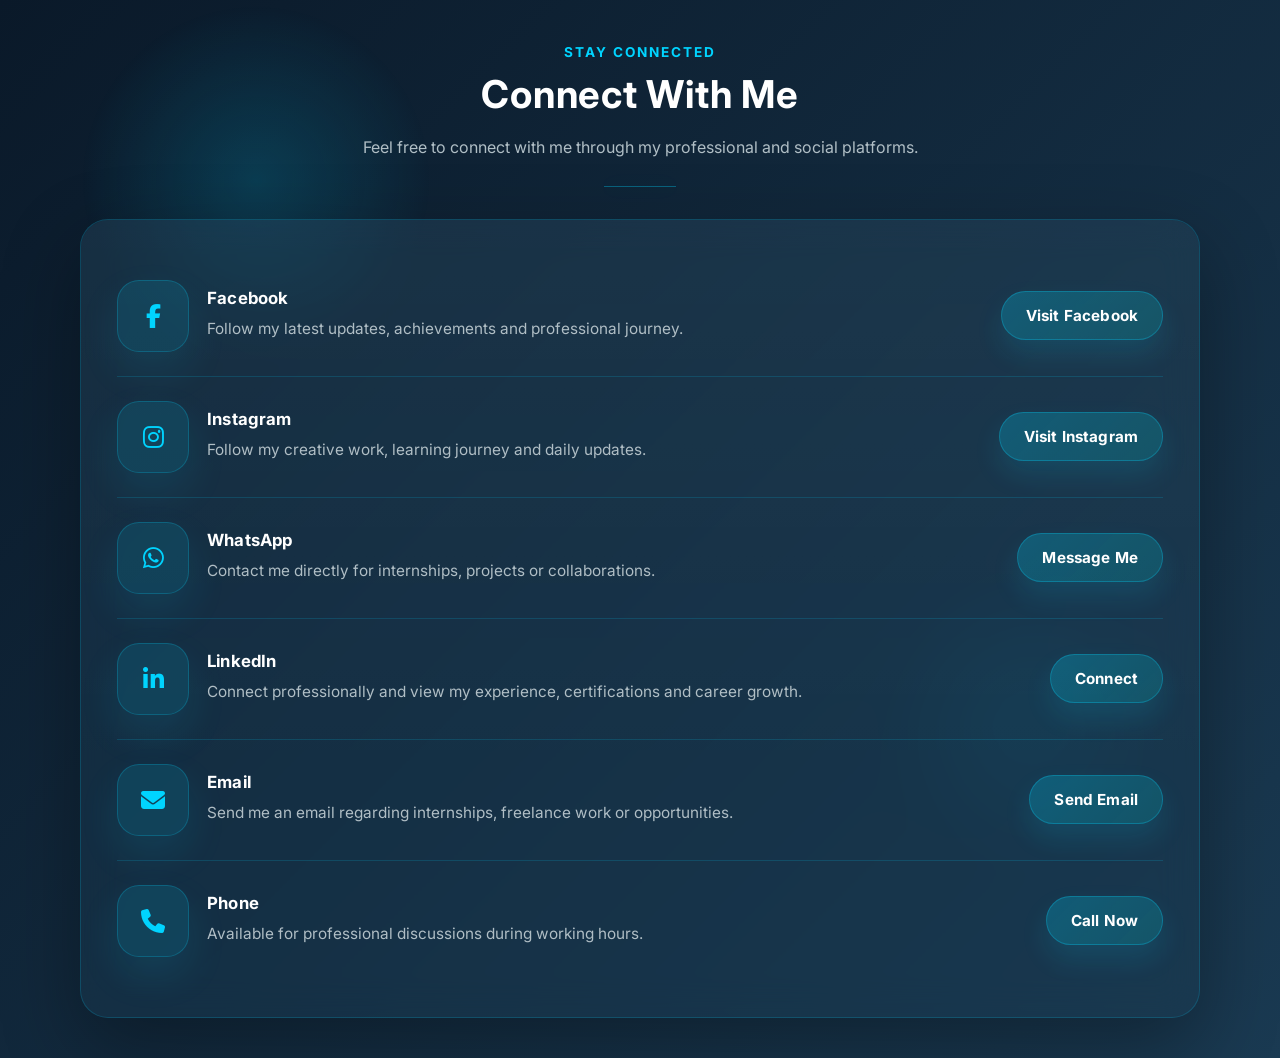
<file: socialmedia.html>
<!DOCTYPE html>
<html lang="en">
<head>
  <meta charset="UTF-8" />
  <meta name="viewport" content="width=device-width, initial-scale=1.0" />
  <title>Connect With Me</title>
  <link rel="preconnect" href="https://fonts.googleapis.com" />
  <link rel="preconnect" href="https://fonts.gstatic.com" crossorigin />
  <link href="https://fonts.googleapis.com/css2?family=Inter:wght@400;500;600;700;800&display=swap" rel="stylesheet" />
  <link rel="stylesheet" href="https://cdnjs.cloudflare.com/ajax/libs/font-awesome/6.5.1/css/all.min.css" integrity="sha512-7fW8hVgW9pZzZDztPWh6cmt9J0hQep+ZC+IX3vO3Y6GhjUg4OAnlV7Qx4jJUKrSC2o/0o2RqV4ZyV/lW8yXjnQ==" crossorigin="anonymous" referrerpolicy="no-referrer" />
  <style>
    :root {
      color-scheme: dark;
      --bg-start: #0a1929;
      --bg-end: #1a3a52;
      --panel: rgba(26, 58, 82, 0.42);
      --border: rgba(0, 212, 255, 0.18);
      --divider: rgba(0, 212, 255, 0.16);
      --text: #ffffff;
      --muted: #b0bec5;
      --accent: #00d4ff;
      --button-start: rgba(0, 212, 255, 0.24);
      --button-end: rgba(0, 255, 255, 0.15);
    }

    * {
      box-sizing: border-box;
    }

    html,
    body {
      margin: 0;
      min-height: 100%;
    }

    body {
      font-family: 'Inter', sans-serif;
      background: linear-gradient(135deg, var(--bg-start), var(--bg-end));
      color: var(--text);
      display: flex;
      align-items: center;
      justify-content: center;
      padding: 40px;
      overflow-x: hidden;
    }

    body::before {
      content: '';
      position: fixed;
      inset: 0;
      background: radial-gradient(circle at 20% 20%, rgba(0, 212, 255, 0.16), transparent 14%),
        radial-gradient(circle at 80% 80%, rgba(0, 212, 255, 0.08), transparent 12%);
      pointer-events: none;
      z-index: 0;
    }

    .social-wrapper {
      width: min(1120px, calc(100% - 40px));
      position: relative;
      z-index: 1;
    }

    .section-header {
      text-align: center;
      margin-bottom: 32px;
      animation: fadeInUp 0.9s ease both;
      position: relative;
    }

    .section-header::after {
      content: '';
      display: block;
      width: 72px;
      height: 1px;
      margin: 24px auto 0;
      background: rgba(0, 212, 255, 0.35);
      box-shadow: 0 0 20px rgba(0, 212, 255, 0.18);
    }

    .section-header .overline {
      display: inline-block;
      margin: 0 0 10px;
      color: var(--accent);
      text-transform: uppercase;
      letter-spacing: 2px;
      font-size: 0.85rem;
      font-weight: 700;
    }

    .section-header h1 {
      margin: 0;
      font-size: clamp(2rem, 3vw, 3.2rem);
      line-height: 1.05;
      letter-spacing: 0.02em;
    }

    .section-header p {
      max-width: 720px;
      margin: 18px auto 0;
      color: var(--muted);
      font-size: 1rem;
      line-height: 1.8;
    }

    .glass-panel {
      position: relative;
      border-radius: 28px;
      border: 1px solid var(--border);
      background: rgba(26, 58, 82, 0.4);
      backdrop-filter: blur(18px);
      -webkit-backdrop-filter: blur(18px);
      box-shadow: 0 28px 80px rgba(0, 0, 0, 0.32);
      padding: 36px;
      overflow: hidden;
      transition: transform 0.35s ease, box-shadow 0.35s ease;
      animation: fadeInUp 1s ease 0.2s both;
    }

    .glass-panel:hover {
      transform: translateY(-4px);
      box-shadow: 0 38px 100px rgba(0, 0, 0, 0.38), 0 0 40px rgba(0, 212, 255, 0.12);
    }

    .glass-panel::before {
      content: '';
      position: absolute;
      inset: 0;
      border-radius: 28px;
      pointer-events: none;
      background: linear-gradient(180deg, rgba(255, 255, 255, 0.04), transparent 70%);
      mix-blend-mode: overlay;
    }

    .social-row {
      position: relative;
      display: flex;
      align-items: center;
      justify-content: space-between;
      gap: 24px;
      padding: 24px 0;
      animation: fadeInUp 0.8s ease both;
    }

    .social-row:not(:last-child) {
      border-bottom: 1px solid var(--divider);
    }

    .row-left {
      display: flex;
      align-items: center;
      gap: 18px;
      min-width: 0;
    }

    .icon-badge {
      width: 72px;
      height: 72px;
      border-radius: 22px;
      background: rgba(0, 212, 255, 0.12);
      border: 1px solid rgba(0, 212, 255, 0.22);
      display: grid;
      place-items: center;
      color: var(--accent);
      font-size: 1.5rem;
      box-shadow: 0 18px 40px rgba(0, 212, 255, 0.1);
      transition: transform 0.3s ease, box-shadow 0.3s ease;
    }

    .row-left:hover .icon-badge {
      transform: translateY(-2px) scale(1.02);
      box-shadow: 0 22px 46px rgba(0, 212, 255, 0.16);
    }

    .row-content {
      min-width: 0;
    }

    .row-title {
      margin: 0 0 8px;
      font-size: 1.05rem;
      font-weight: 700;
      letter-spacing: 0.01em;
    }

    .row-description {
      margin: 0;
      color: var(--muted);
      font-size: 0.96rem;
      line-height: 1.75;
      max-width: 680px;
    }

    .row-action {
      display: flex;
      align-items: center;
      justify-content: flex-end;
      min-width: 160px;
    }

    .social-button {
      display: inline-flex;
      align-items: center;
      justify-content: center;
      padding: 14px 24px;
      border-radius: 999px;
      border: 1px solid rgba(0, 212, 255, 0.28);
      background: linear-gradient(135deg, var(--button-start), var(--button-end));
      color: #fff;
      font-weight: 700;
      font-size: 0.95rem;
      text-decoration: none;
      letter-spacing: 0.01em;
      transition: transform 0.25s ease, box-shadow 0.25s ease, background 0.25s ease;
      box-shadow: 0 14px 28px rgba(0, 212, 255, 0.12);
    }

    .social-button:hover {
      transform: translateY(-2px);
      background: linear-gradient(135deg, rgba(0, 212, 255, 0.38), rgba(0, 255, 255, 0.22));
      box-shadow: 0 18px 36px rgba(0, 212, 255, 0.28), 0 0 24px rgba(0, 212, 255, 0.14);
    }

    .social-button i {
      margin-left: 10px;
      font-size: 0.95rem;
    }

    @media (max-width: 860px) {
      .social-row {
        flex-direction: column;
        align-items: stretch;
        padding: 20px 0;
      }

      .row-action {
        justify-content: flex-start;
        width: 100%;
      }

      .social-button {
        width: 100%;
      }
    }

    @media (max-width: 520px) {
      body {
        padding: 24px;
      }

      .glass-panel {
        padding: 28px 20px;
      }

      .section-header {
        margin-bottom: 24px;
      }

      .section-header::after {
        width: 56px;
      }

      .row-title {
        font-size: 1rem;
      }

      .row-description {
        font-size: 0.92rem;
      }

      .social-button {
        padding: 14px 18px;
      }
    }

    @keyframes fadeInUp {
      from {
        opacity: 0;
        transform: translateY(18px);
      }
      to {
        opacity: 1;
        transform: translateY(0);
      }
    }
  </style>
</head>
<body>
  <div class="social-wrapper">
    <header class="section-header">
      <p class="overline">Stay Connected</p>
      <h1>Connect With Me</h1>
      <p>Feel free to connect with me through my professional and social platforms.</p>
    </header>

    <section class="glass-panel">
      <div class="social-row">
        <div class="row-left">
          <div class="icon-badge"><i class="fab fa-facebook-f"></i></div>
          <div class="row-content">
            <p class="row-title">Facebook</p>
            <p class="row-description">Follow my latest updates, achievements and professional journey.</p>
          </div>
        </div>
        <div class="row-action">
          <a class="social-button" href="https://www.facebook.com/share/1EaR2jLUV8/?mibextid=wwXIfr/" target="_blank" rel="noreferrer noopener">Visit Facebook</a>
        </div>
      </div>

      <div class="social-row">
        <div class="row-left">
          <div class="icon-badge"><i class="fab fa-instagram"></i></div>
          <div class="row-content">
            <p class="row-title">Instagram</p>
            <p class="row-description">Follow my creative work, learning journey and daily updates.</p>
          </div>
        </div>
        <div class="row-action">
          <a class="social-button" href="https://www.instagram.com/sherullah.x" target="_blank" rel="noreferrer noopener">Visit Instagram</a>
        </div>
      </div>

      <div class="social-row">
        <div class="row-left">
          <div class="icon-badge"><i class="fab fa-whatsapp"></i></div>
          <div class="row-content">
            <p class="row-title">WhatsApp</p>
            <p class="row-description">Contact me directly for internships, projects or collaborations.</p>
          </div>
        </div>
        <div class="row-action">
          <a class="social-button" href="https://wa.me/qr/LZMZ35SGXSQDF1" target="_blank" rel="noreferrer noopener">Message Me</a>
        </div>
      </div>

      <div class="social-row">
        <div class="row-left">
          <div class="icon-badge"><i class="fab fa-linkedin-in"></i></div>
          <div class="row-content">
            <p class="row-title">LinkedIn</p>
            <p class="row-description">Connect professionally and view my experience, certifications and career growth.</p>
          </div>
        </div>
        <div class="row-action">
          <a class="social-button" href="https://www.linkedin.com/in/sher-ullah-82a3a5320" target="_blank" rel="noreferrer noopener">Connect</a>
        </div>
      </div>

      <div class="social-row">
        <div class="row-left">
          <div class="icon-badge"><i class="fas fa-envelope"></i></div>
          <div class="row-content">
            <p class="row-title">Email</p>
            <p class="row-description">Send me an email regarding internships, freelance work or opportunities.</p>
          </div>
        </div>
        <div class="row-action">
          <a class="social-button" href="mailto:ullahsher167@gmail.com?subject=Contact%20From%20Website">Send Email</a>
        </div>
      </div>

      <div class="social-row">
        <div class="row-left">
          <div class="icon-badge"><i class="fas fa-phone"></i></div>
          <div class="row-content">
            <p class="row-title">Phone</p>
            <p class="row-description">Available for professional discussions during working hours.</p>
          </div>
        </div>
        <div class="row-action">
          <a class="social-button" href="tel:+923029275917">Call Now</a>
        </div>
      </div>
    </section>
  </div>
</body>
</html>
</file>
<file: styles.css>
*{
    margin: 0;
    padding: 0;
    box-sizing:border-box ;
}

.hero-container{
    display: flex;
    height: 100vh;
    width: 100%;
    font-family: 'inter',sans-serif;
}
.content-area {
  flex: 1;
  display: flex;
  flex-direction: column;
  justify-content: center; 
  padding: 0 8%;
  background-color: #ffffff;
}
.image-area {
  flex: 1;
  background-image: url('my1.jpg'); 
  background-size: cover;
  background-position: center;
  /* filter: grayscale(100%);  */
}
h3 {
  font-size: 1.2rem;
  letter-spacing: 2px;
  color: #000;
  margin-bottom: 10px;
}

h1 {
  font-size: 4rem;
  font-weight: 900;
  margin: 0;
  line-height: 1;
}
.name-highlight {
  color: transparent;
  -webkit-text-stroke: 1px #f39c12; 
  text-transform: uppercase;
}
.job-title {
  background-color: #f39c12;
  color: #000;
  display: inline-block;
  padding: 4px 12px;
  font-weight: bold;
  font-size: 0.8rem;
  margin: 20px 0;
  text-transform: uppercase;
}

p {
  color: #666;
  line-height: 1.6;
  max-width: 450px;
  font-size: 0.95rem;
}
.btn-primary {
  margin-top: 30px;
  background-color: #f39c12;
  color: white;
  border: none;
  padding: 12px 30px;
  border-radius: 25px;
  font-weight: bold;
  text-transform: uppercase;
  cursor: pointer;
  width: fit-content;
  transition: 0.3s ease;
}

.btn-primary:hover {
  background-color: #d35400; 
  transform: translateY(-2px);
}

#socialmedia {
    margin-top: 4px;   /* space above */
}

.social-btn {
    display: inline-block;
    background-color: orange;
    color: white;
    padding: 20px 25px;   /* increase size */
    text-decoration: none;
    font-size: 18px;
    font-weight: bold;
    border-radius: 50px;  /* rounded button */
    transition: 0.3s ease;
}


.social-btn:hover {
    background-color: darkorange;
    transform: scale(1.05);
}


/* Social media html file */
.social-body {
    background-color: #e6e9ee;
    text-align: center;
    font-family: Arial, sans-serif;
}

h1 {
    color: black;
    margin-top: 40px;
}

.social-btn {
    display: block;
    width: 220px;
    margin: 20px auto;
    padding: 15px;
    background-color: orange;
    color: white;
    text-decoration: none;
    font-size: 18px;
    font-weight: bold;
    border-radius: 50px;
    transition: 0.3s ease;
}

.social-btn:hover {
    background-color: darkorange;
    transform: scale(1.05);
}


/* educational file  */
/* Body Style */
body {
    margin: 0;
    padding: 0;
    font-family: Arial, sans-serif;
   background: linear-gradient(135deg, #0f0f1a 0%, #1a1a2e 100%);
}

/* Container */
.container {
    width: 80%;
    margin: 50px auto;
}

/* Main Title */
.main-title {
    text-align: center;
    font-size: 40px;
    color: white;
    margin-bottom: 40px;
}

/* Education Cards */
.card {
    background-color: white;
    padding: 25px;
    margin-bottom: 30px;
    border-radius: 15px;
    box-shadow: 0 8px 20px rgba(0,0,0,0.2);
    transition: 0.3s ease;
}

/* Hover Effect */
.card:hover {
    transform: translateY(-8px);
}

/* Headings */
.card h2 {
    margin: 0;
    color: chocolate;
}

.card h4 {
    margin: 8px 0;
    color: gray;
}

.card p {
    margin: 5px 0;
}
</file>
